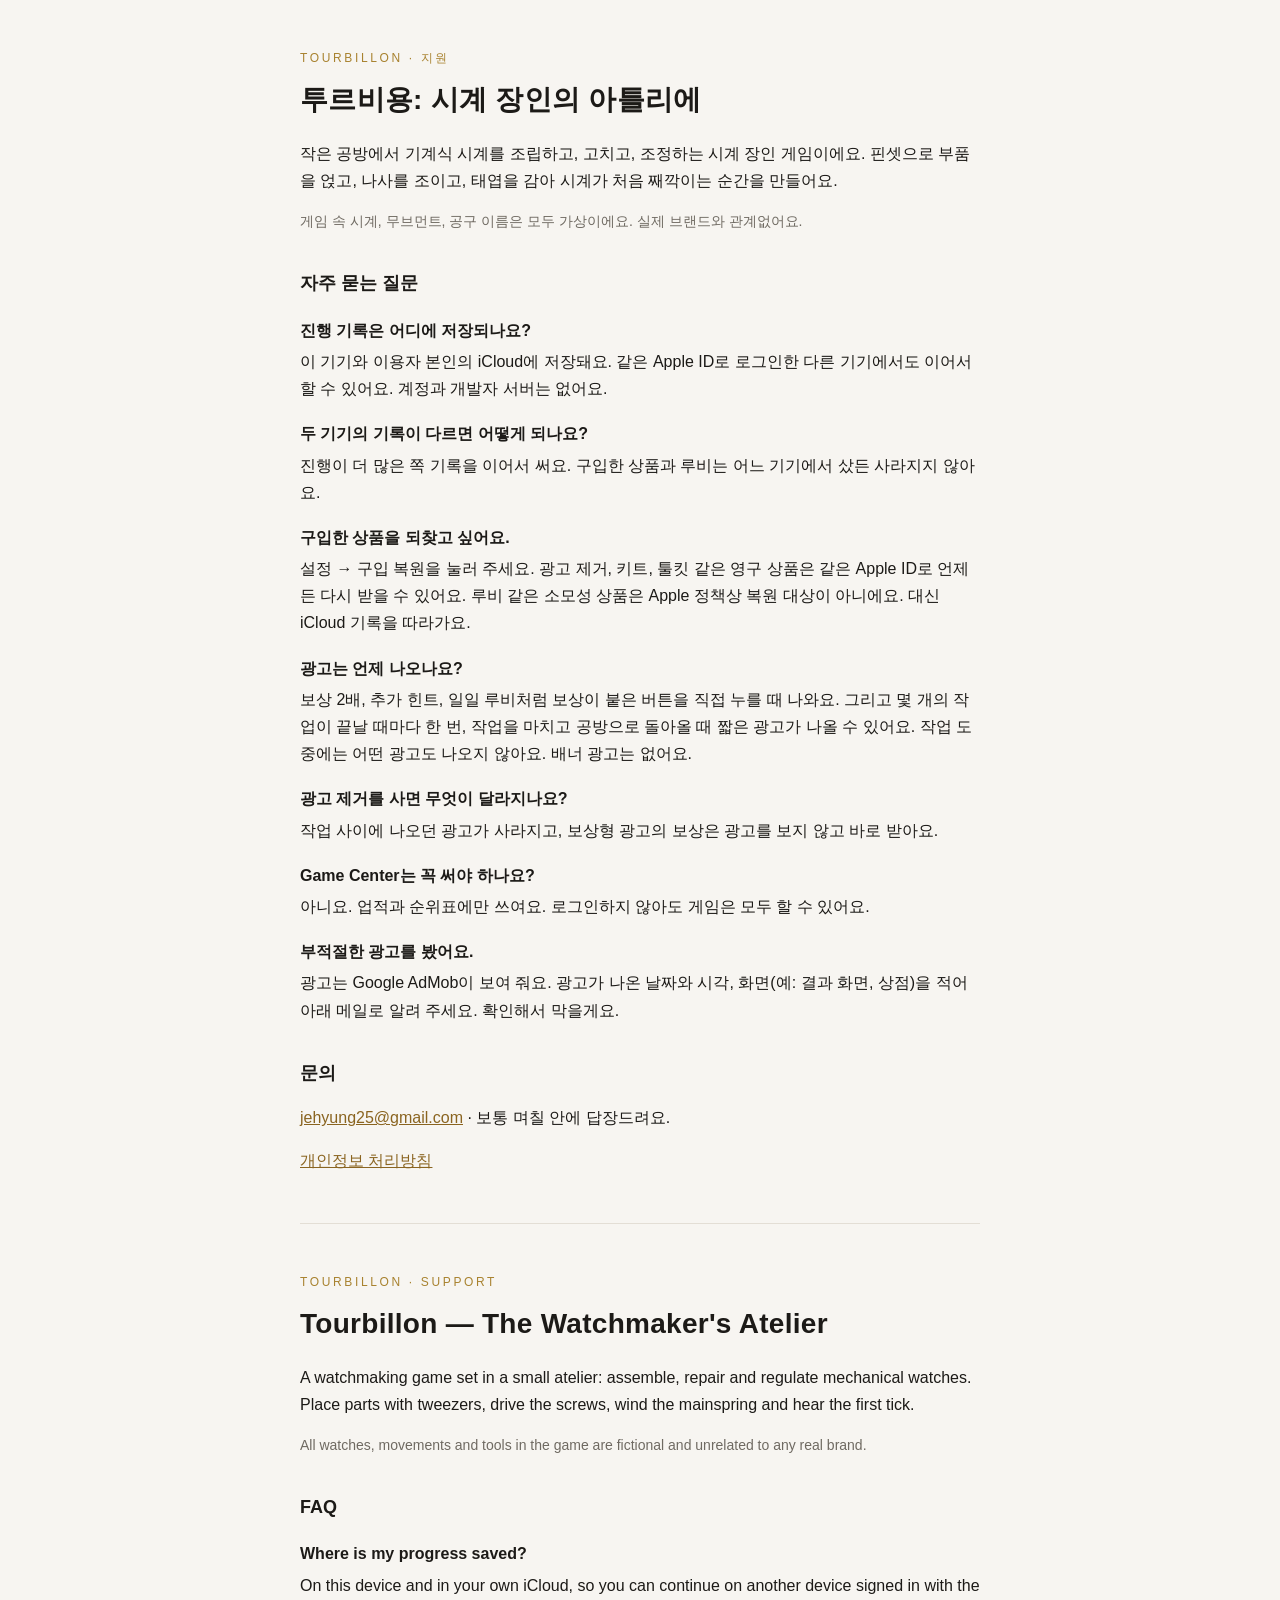
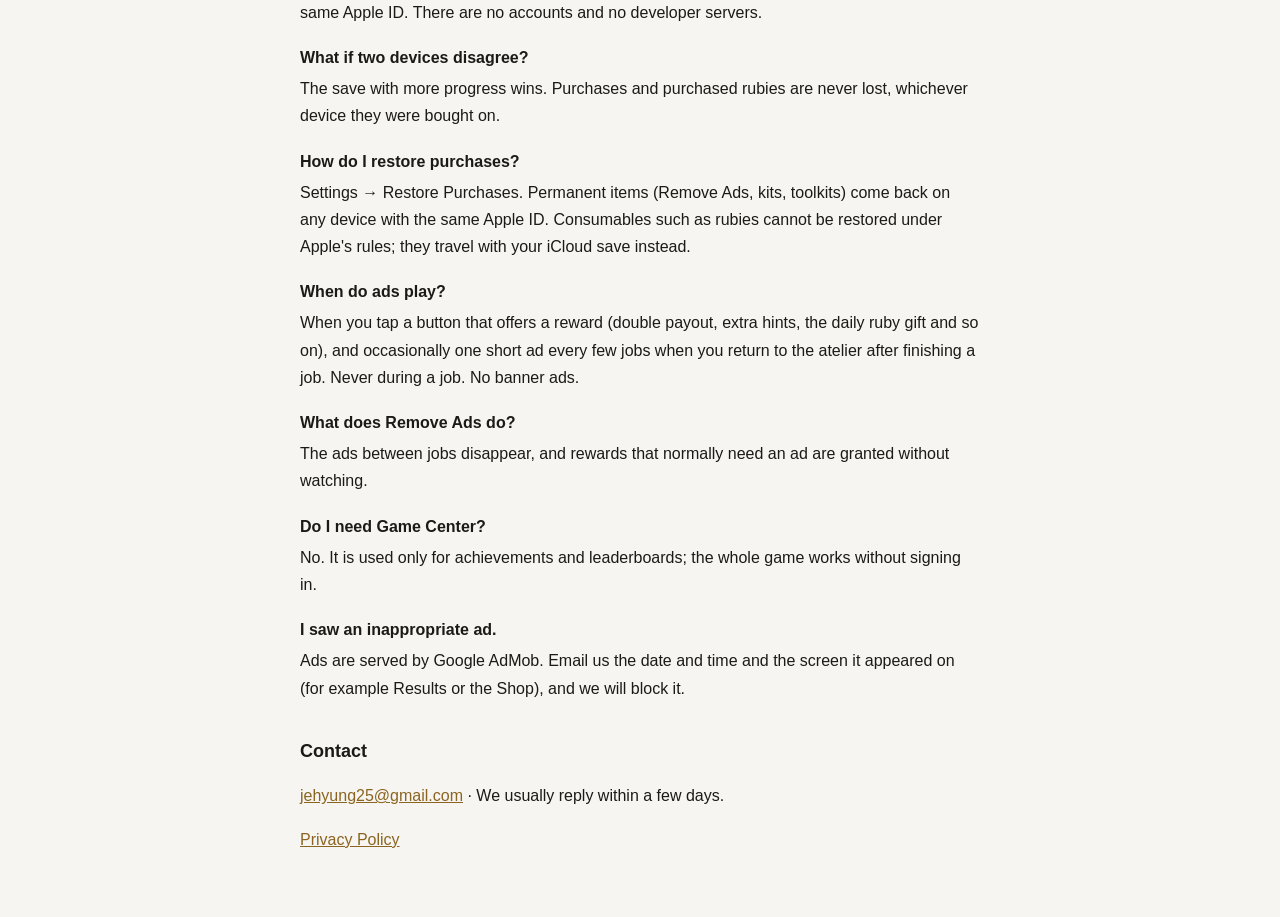
<file: index.html>
<!DOCTYPE html>
<html lang="ko">
<head>
<meta charset="utf-8">
<meta name="viewport" content="width=device-width, initial-scale=1">
<title>투르비용 — 지원</title>
<link rel="stylesheet" href="style.css">
</head>
<body>
<p class="tag">Tourbillon · 지원</p>
<h1>투르비용: 시계 장인의 아틀리에</h1>
<p>작은 공방에서 기계식 시계를 조립하고, 고치고, 조정하는 시계 장인 게임이에요. 핀셋으로 부품을 얹고, 나사를 조이고, 태엽을 감아 시계가 처음 째깍이는 순간을 만들어요.</p>
<p class="muted">게임 속 시계, 무브먼트, 공구 이름은 모두 가상이에요. 실제 브랜드와 관계없어요.</p>

<h2>자주 묻는 질문</h2>
<dl>
<dt>진행 기록은 어디에 저장되나요?</dt>
<dd>이 기기와 이용자 본인의 iCloud에 저장돼요. 같은 Apple ID로 로그인한 다른 기기에서도 이어서 할 수 있어요. 계정과 개발자 서버는 없어요.</dd>
<dt>두 기기의 기록이 다르면 어떻게 되나요?</dt>
<dd>진행이 더 많은 쪽 기록을 이어서 써요. 구입한 상품과 루비는 어느 기기에서 샀든 사라지지 않아요.</dd>
<dt>구입한 상품을 되찾고 싶어요.</dt>
<dd>설정 → 구입 복원을 눌러 주세요. 광고 제거, 키트, 툴킷 같은 영구 상품은 같은 Apple ID로 언제든 다시 받을 수 있어요. 루비 같은 소모성 상품은 Apple 정책상 복원 대상이 아니에요. 대신 iCloud 기록을 따라가요.</dd>
<dt>광고는 언제 나오나요?</dt>
<dd>보상 2배, 추가 힌트, 일일 루비처럼 보상이 붙은 버튼을 직접 누를 때 나와요. 그리고 몇 개의 작업이 끝날 때마다 한 번, 작업을 마치고 공방으로 돌아올 때 짧은 광고가 나올 수 있어요. 작업 도중에는 어떤 광고도 나오지 않아요. 배너 광고는 없어요.</dd>
<dt>광고 제거를 사면 무엇이 달라지나요?</dt>
<dd>작업 사이에 나오던 광고가 사라지고, 보상형 광고의 보상은 광고를 보지 않고 바로 받아요.</dd>
<dt>Game Center는 꼭 써야 하나요?</dt>
<dd>아니요. 업적과 순위표에만 쓰여요. 로그인하지 않아도 게임은 모두 할 수 있어요.</dd>
<dt>부적절한 광고를 봤어요.</dt>
<dd>광고는 Google AdMob이 보여 줘요. 광고가 나온 날짜와 시각, 화면(예: 결과 화면, 상점)을 적어 아래 메일로 알려 주세요. 확인해서 막을게요.</dd>
</dl>

<h2>문의</h2>
<p><a href="mailto:jehyung25@gmail.com">jehyung25@gmail.com</a> · 보통 며칠 안에 답장드려요.</p>
<p><a href="privacy.html">개인정보 처리방침</a></p>

<hr>

<div lang="en">
<p class="tag">Tourbillon · Support</p>
<h1>Tourbillon — The Watchmaker's Atelier</h1>
<p>A watchmaking game set in a small atelier: assemble, repair and regulate mechanical watches. Place parts with tweezers,
drive the screws, wind the mainspring and hear the first tick.</p>
<p class="muted">All watches, movements and tools in the game are fictional and unrelated to any real brand.</p>
<h2>FAQ</h2>
<dl>
<dt>Where is my progress saved?</dt>
<dd>On this device and in your own iCloud, so you can continue on another device signed in with the same Apple ID. There are no
accounts and no developer servers.</dd>
<dt>What if two devices disagree?</dt>
<dd>The save with more progress wins. Purchases and purchased rubies are never lost, whichever device they were bought on.</dd>
<dt>How do I restore purchases?</dt>
<dd>Settings → Restore Purchases. Permanent items (Remove Ads, kits, toolkits) come back on any device with the same Apple ID.
Consumables such as rubies cannot be restored under Apple's rules; they travel with your iCloud save instead.</dd>
<dt>When do ads play?</dt>
<dd>When you tap a button that offers a reward (double payout, extra hints, the daily ruby gift and so on), and occasionally one
short ad every few jobs when you return to the atelier after finishing a job. Never during a job. No banner ads.</dd>
<dt>What does Remove Ads do?</dt>
<dd>The ads between jobs disappear, and rewards that normally need an ad are granted without watching.</dd>
<dt>Do I need Game Center?</dt>
<dd>No. It is used only for achievements and leaderboards; the whole game works without signing in.</dd>
<dt>I saw an inappropriate ad.</dt>
<dd>Ads are served by Google AdMob. Email us the date and time and the screen it appeared on (for example Results or the Shop),
and we will block it.</dd>
</dl>
<h2>Contact</h2>
<p><a href="mailto:jehyung25@gmail.com">jehyung25@gmail.com</a> · We usually reply within a few days.</p>
<p><a href="privacy.html">Privacy Policy</a></p>
</div>
</body>
</html>
</file>
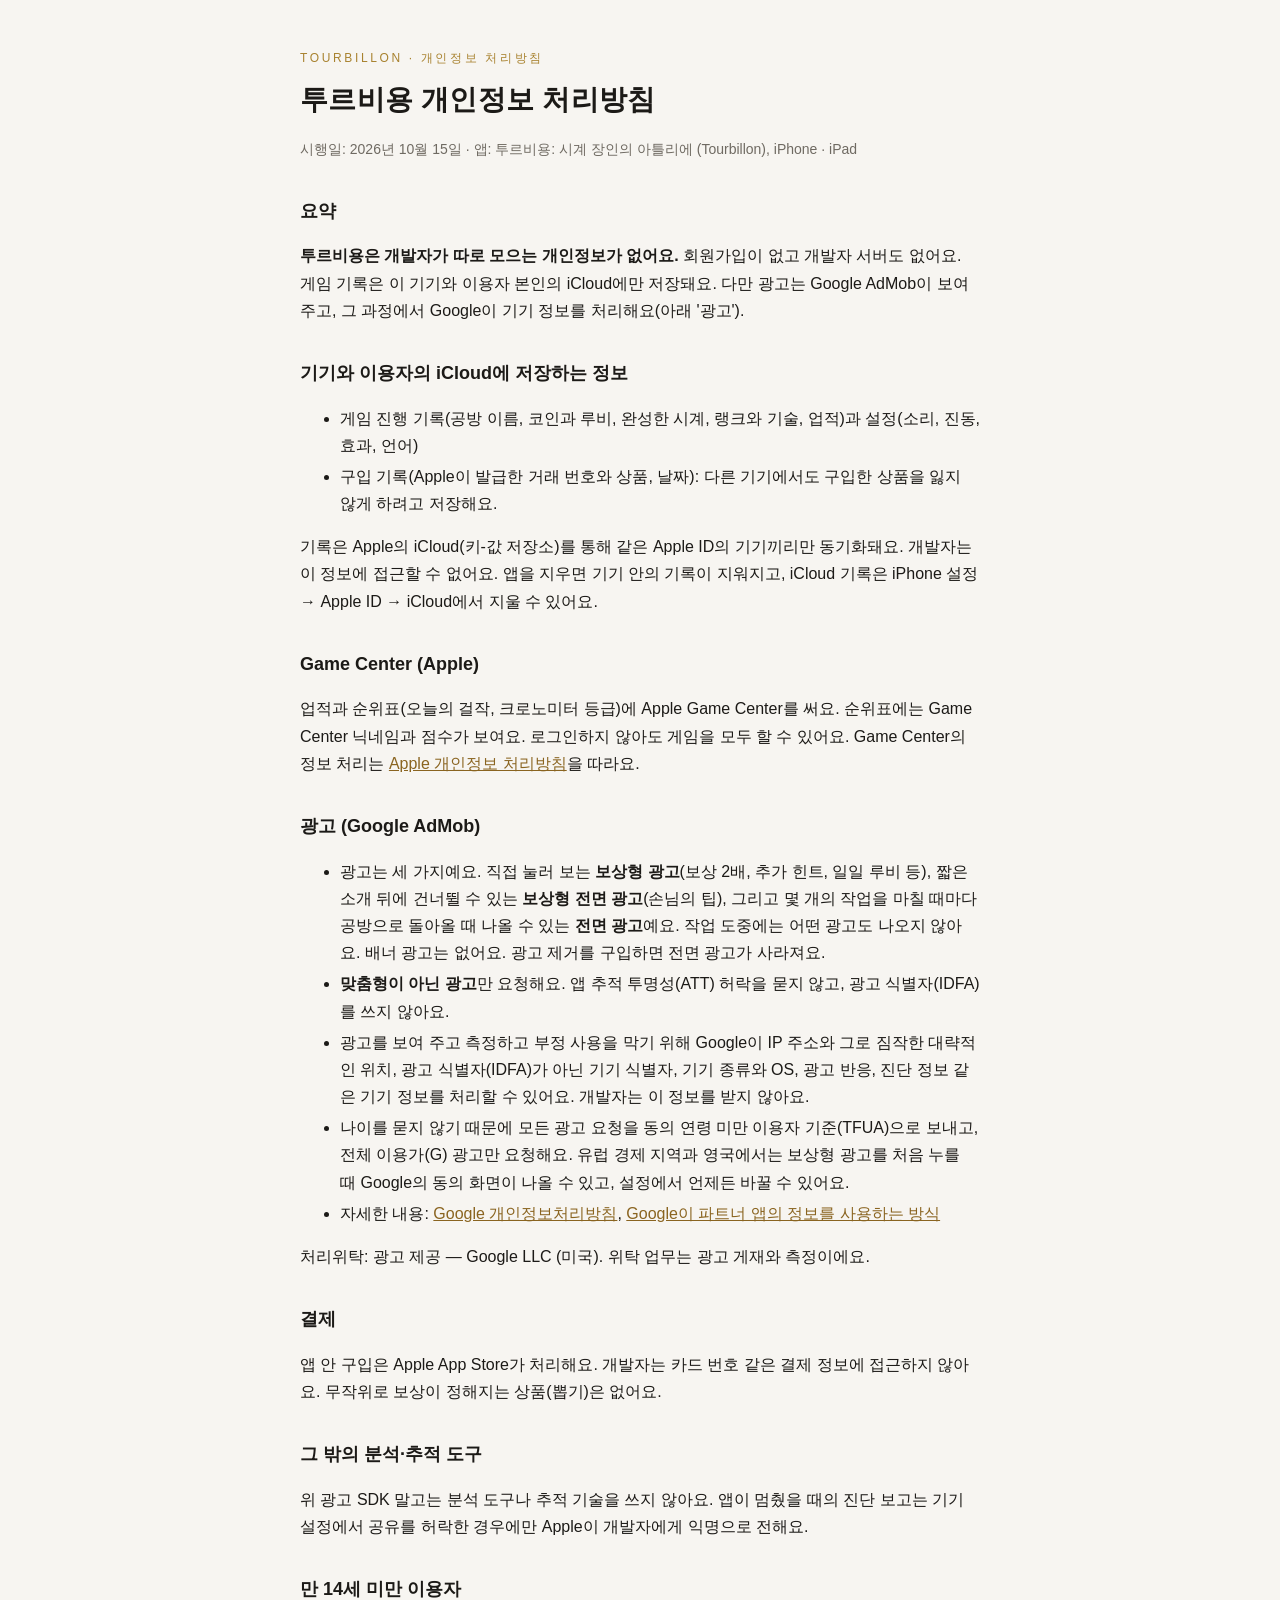
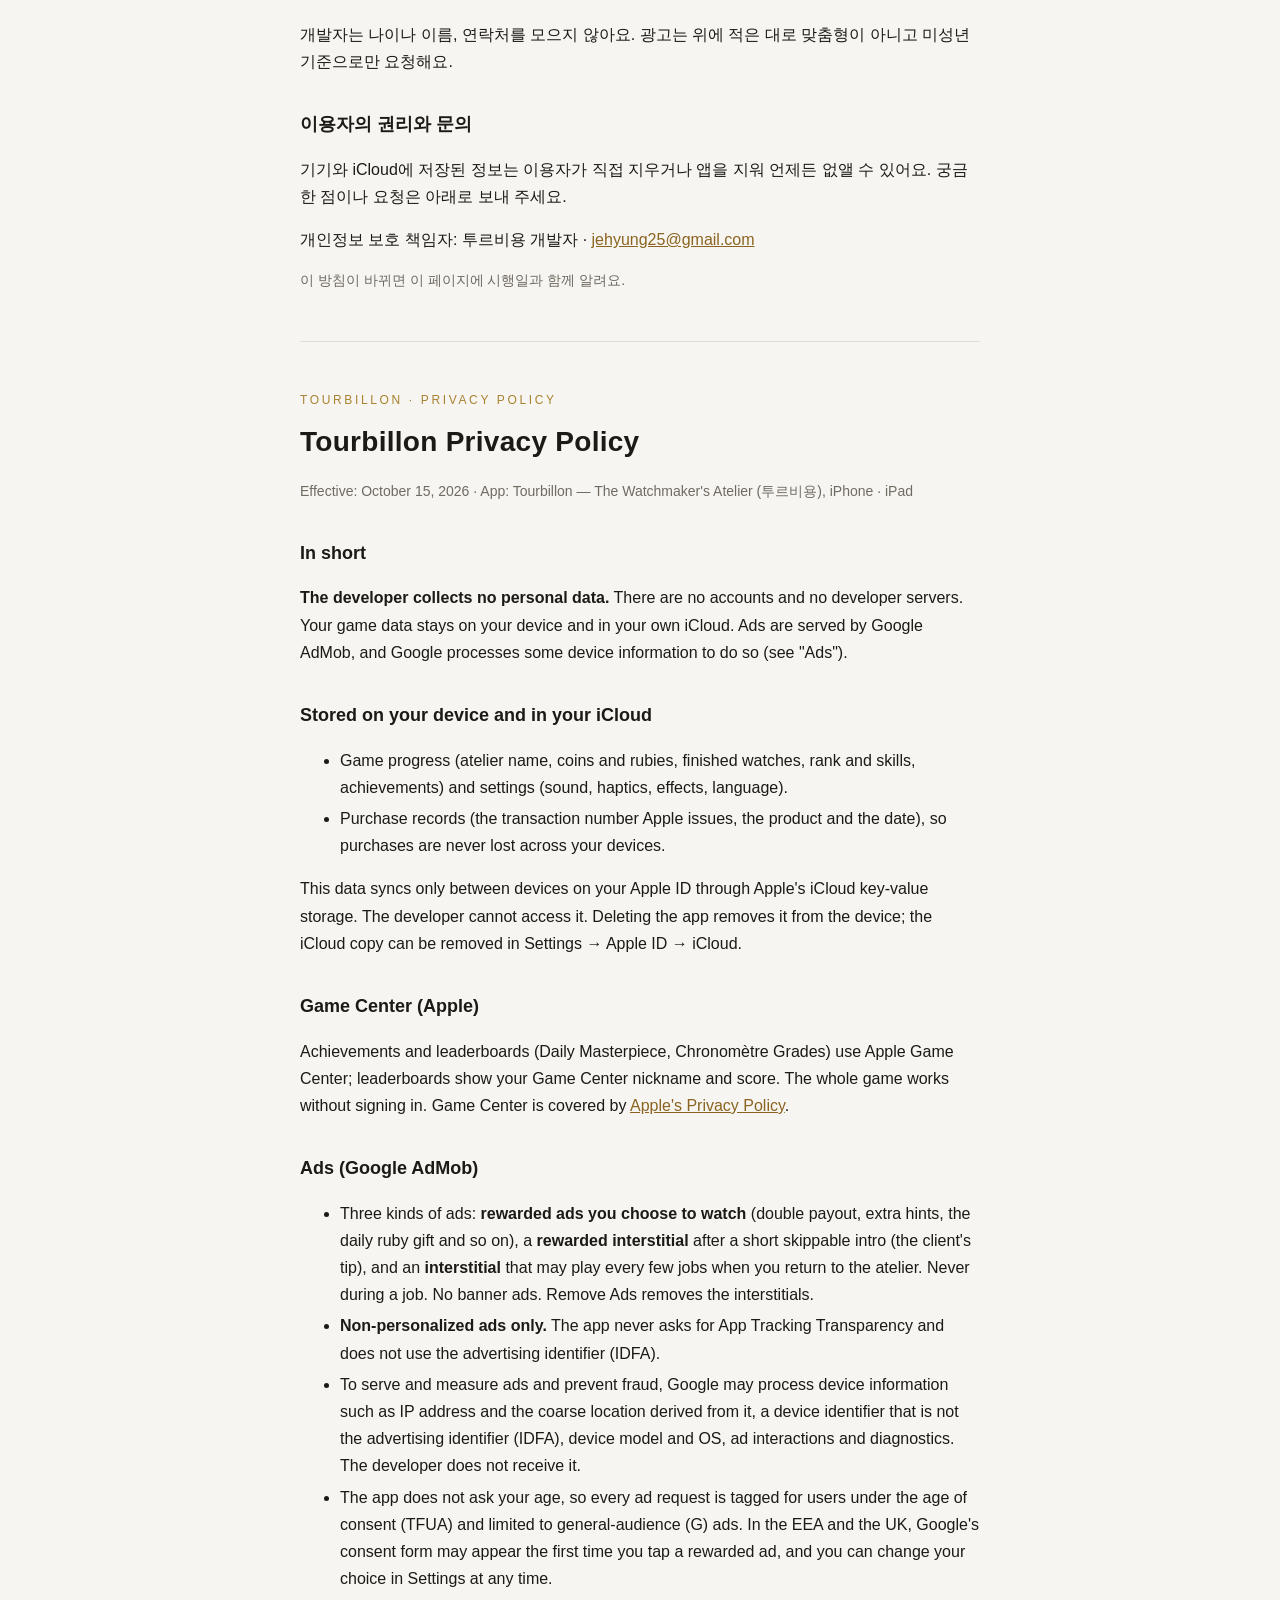
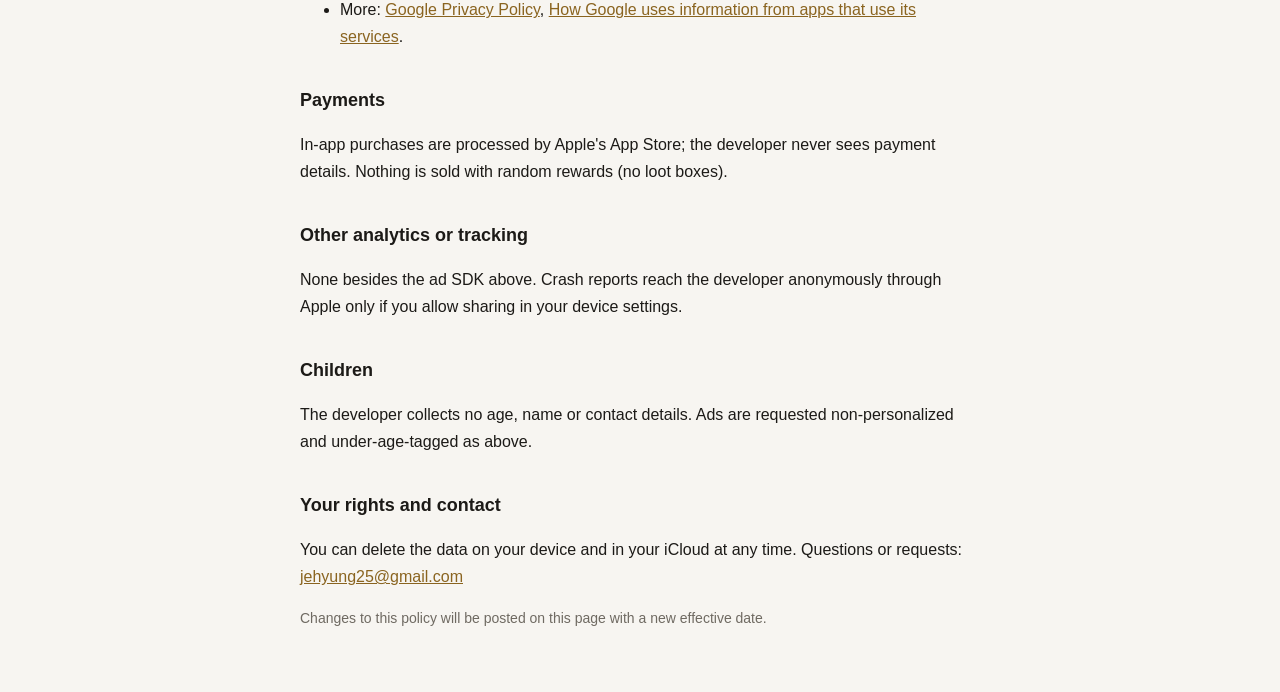
<file: privacy.html>
<!DOCTYPE html>
<html lang="ko">
<head>
<meta charset="utf-8">
<meta name="viewport" content="width=device-width, initial-scale=1">
<title>투르비용 — 개인정보 처리방침</title>
<link rel="stylesheet" href="style.css">
</head>
<body>
<p class="tag">Tourbillon · 개인정보 처리방침</p>
<h1>투르비용 개인정보 처리방침</h1>
<p class="muted">시행일: 2026년 10월 15일 · 앱: 투르비용: 시계 장인의 아틀리에 (Tourbillon), iPhone · iPad</p>

<h2>요약</h2>
<p><b>투르비용은 개발자가 따로 모으는 개인정보가 없어요.</b> 회원가입이 없고 개발자 서버도 없어요.
게임 기록은 이 기기와 이용자 본인의 iCloud에만 저장돼요. 다만 광고는 Google AdMob이 보여 주고,
그 과정에서 Google이 기기 정보를 처리해요(아래 '광고').</p>

<h2>기기와 이용자의 iCloud에 저장하는 정보</h2>
<ul>
<li>게임 진행 기록(공방 이름, 코인과 루비, 완성한 시계, 랭크와 기술, 업적)과 설정(소리, 진동, 효과, 언어)</li>
<li>구입 기록(Apple이 발급한 거래 번호와 상품, 날짜): 다른 기기에서도 구입한 상품을 잃지 않게 하려고 저장해요.</li>
</ul>
<p>기록은 Apple의 iCloud(키-값 저장소)를 통해 같은 Apple ID의 기기끼리만 동기화돼요. 개발자는 이 정보에 접근할 수 없어요.
앱을 지우면 기기 안의 기록이 지워지고, iCloud 기록은 iPhone 설정 → Apple ID → iCloud에서 지울 수 있어요.</p>

<h2>Game Center (Apple)</h2>
<p>업적과 순위표(오늘의 걸작, 크로노미터 등급)에 Apple Game Center를 써요. 순위표에는 Game Center 닉네임과 점수가 보여요.
로그인하지 않아도 게임을 모두 할 수 있어요. Game Center의 정보 처리는
<a href="https://www.apple.com/kr/legal/privacy/">Apple 개인정보 처리방침</a>을 따라요.</p>

<h2>광고 (Google AdMob)</h2>
<ul>
<li>광고는 세 가지예요. 직접 눌러 보는 <b>보상형 광고</b>(보상 2배, 추가 힌트, 일일 루비 등), 짧은 소개 뒤에 건너뛸 수 있는
<b>보상형 전면 광고</b>(손님의 팁), 그리고 몇 개의 작업을 마칠 때마다 공방으로 돌아올 때 나올 수 있는 <b>전면 광고</b>예요.
작업 도중에는 어떤 광고도 나오지 않아요. 배너 광고는 없어요. 광고 제거를 구입하면 전면 광고가 사라져요.</li>
<li><b>맞춤형이 아닌 광고</b>만 요청해요. 앱 추적 투명성(ATT) 허락을 묻지 않고, 광고 식별자(IDFA)를 쓰지 않아요.</li>
<li>광고를 보여 주고 측정하고 부정 사용을 막기 위해 Google이 IP 주소와 그로 짐작한 대략적인 위치, 광고 식별자(IDFA)가 아닌
기기 식별자, 기기 종류와 OS, 광고 반응, 진단 정보 같은 기기 정보를 처리할 수 있어요. 개발자는 이 정보를 받지 않아요.</li>
<li>나이를 묻지 않기 때문에 모든 광고 요청을 동의 연령 미만 이용자 기준(TFUA)으로 보내고, 전체 이용가(G) 광고만 요청해요.
유럽 경제 지역과 영국에서는 보상형 광고를 처음 누를 때 Google의 동의 화면이 나올 수 있고, 설정에서 언제든 바꿀 수 있어요.</li>
<li>자세한 내용: <a href="https://policies.google.com/privacy?hl=ko">Google 개인정보처리방침</a>,
<a href="https://policies.google.com/technologies/partner-sites?hl=ko">Google이 파트너 앱의 정보를 사용하는 방식</a></li>
</ul>
<p>처리위탁: 광고 제공 — Google LLC (미국). 위탁 업무는 광고 게재와 측정이에요.</p>

<h2>결제</h2>
<p>앱 안 구입은 Apple App Store가 처리해요. 개발자는 카드 번호 같은 결제 정보에 접근하지 않아요.
무작위로 보상이 정해지는 상품(뽑기)은 없어요.</p>

<h2>그 밖의 분석·추적 도구</h2>
<p>위 광고 SDK 말고는 분석 도구나 추적 기술을 쓰지 않아요. 앱이 멈췄을 때의 진단 보고는 기기 설정에서 공유를 허락한 경우에만
Apple이 개발자에게 익명으로 전해요.</p>

<h2>만 14세 미만 이용자</h2>
<p>개발자는 나이나 이름, 연락처를 모으지 않아요. 광고는 위에 적은 대로 맞춤형이 아니고 미성년 기준으로만 요청해요.</p>

<h2>이용자의 권리와 문의</h2>
<p>기기와 iCloud에 저장된 정보는 이용자가 직접 지우거나 앱을 지워 언제든 없앨 수 있어요. 궁금한 점이나 요청은 아래로 보내 주세요.</p>
<p>개인정보 보호 책임자: 투르비용 개발자 · <a href="mailto:jehyung25@gmail.com">jehyung25@gmail.com</a></p>
<p class="muted">이 방침이 바뀌면 이 페이지에 시행일과 함께 알려요.</p>

<hr>

<div lang="en">
<p class="tag">Tourbillon · Privacy Policy</p>
<h1>Tourbillon Privacy Policy</h1>
<p class="muted">Effective: October 15, 2026 · App: Tourbillon — The Watchmaker's Atelier (투르비용), iPhone · iPad</p>
<h2>In short</h2>
<p><b>The developer collects no personal data.</b> There are no accounts and no developer servers. Your game data stays on
your device and in your own iCloud. Ads are served by Google AdMob, and Google processes some device information to do so
(see "Ads").</p>
<h2>Stored on your device and in your iCloud</h2>
<ul>
<li>Game progress (atelier name, coins and rubies, finished watches, rank and skills, achievements) and settings (sound,
haptics, effects, language).</li>
<li>Purchase records (the transaction number Apple issues, the product and the date), so purchases are never lost across your
devices.</li>
</ul>
<p>This data syncs only between devices on your Apple ID through Apple's iCloud key-value storage. The developer cannot access
it. Deleting the app removes it from the device; the iCloud copy can be removed in Settings → Apple ID → iCloud.</p>
<h2>Game Center (Apple)</h2>
<p>Achievements and leaderboards (Daily Masterpiece, Chronomètre Grades) use Apple Game Center; leaderboards show your Game
Center nickname and score. The whole game works without signing in. Game Center is covered by
<a href="https://www.apple.com/legal/privacy/">Apple's Privacy Policy</a>.</p>
<h2>Ads (Google AdMob)</h2>
<ul>
<li>Three kinds of ads: <b>rewarded ads you choose to watch</b> (double payout, extra hints, the daily ruby gift and so on), a
<b>rewarded interstitial</b> after a short skippable intro (the client's tip), and an <b>interstitial</b> that may play every
few jobs when you return to the atelier. Never during a job. No banner ads. Remove Ads removes the interstitials.</li>
<li><b>Non-personalized ads only.</b> The app never asks for App Tracking Transparency and does not use the advertising
identifier (IDFA).</li>
<li>To serve and measure ads and prevent fraud, Google may process device information such as IP address and the coarse
location derived from it, a device identifier that is not the advertising identifier (IDFA), device model and OS, ad
interactions and diagnostics. The developer does not receive it.</li>
<li>The app does not ask your age, so every ad request is tagged for users under the age of consent (TFUA) and limited to
general-audience (G) ads. In the EEA and the UK, Google's consent form may appear the first time you tap a rewarded ad, and you
can change your choice in Settings at any time.</li>
<li>More: <a href="https://policies.google.com/privacy">Google Privacy Policy</a>,
<a href="https://policies.google.com/technologies/partner-sites">How Google uses information from apps that use its services</a>.</li>
</ul>
<h2>Payments</h2>
<p>In-app purchases are processed by Apple's App Store; the developer never sees payment details. Nothing is sold with random
rewards (no loot boxes).</p>
<h2>Other analytics or tracking</h2>
<p>None besides the ad SDK above. Crash reports reach the developer anonymously through Apple only if you allow sharing in your
device settings.</p>
<h2>Children</h2>
<p>The developer collects no age, name or contact details. Ads are requested non-personalized and under-age-tagged as above.</p>
<h2>Your rights and contact</h2>
<p>You can delete the data on your device and in your iCloud at any time. Questions or requests:
<a href="mailto:jehyung25@gmail.com">jehyung25@gmail.com</a></p>
<p class="muted">Changes to this policy will be posted on this page with a new effective date.</p>
</div>
</body>
</html>
</file>
<file: style.css>
:root{--bg:#f7f5f1;--fg:#1c1a17;--muted:#6f6a62;--line:#e3ded5;--link:#8a6420;--accent:#a8822f}
@media (prefers-color-scheme: dark){:root{--bg:#0d0c0b;--fg:#ece7de;--muted:#9a948a;--line:#2a2722;--link:#d9b46a;--accent:#c9a45a}}
body{background:var(--bg);color:var(--fg);font-family:-apple-system,BlinkMacSystemFont,"Apple SD Gothic Neo",sans-serif;max-width:680px;margin:0 auto;padding:48px 20px;line-height:1.7}
h1{font-size:28px;margin:0 0 6px;font-weight:600;letter-spacing:.01em} h2{font-size:18px;margin-top:34px;font-weight:600}
.tag{color:var(--accent);font-size:12px;letter-spacing:.22em;text-transform:uppercase;margin:0 0 8px}
.muted{color:var(--muted);font-size:14px}
a{color:var(--link)} hr{border:none;border-top:1px solid var(--line);margin:48px 0} li{margin:4px 0}
dt{font-weight:600;margin-top:18px} dd{margin:4px 0 0 0}
</file>
